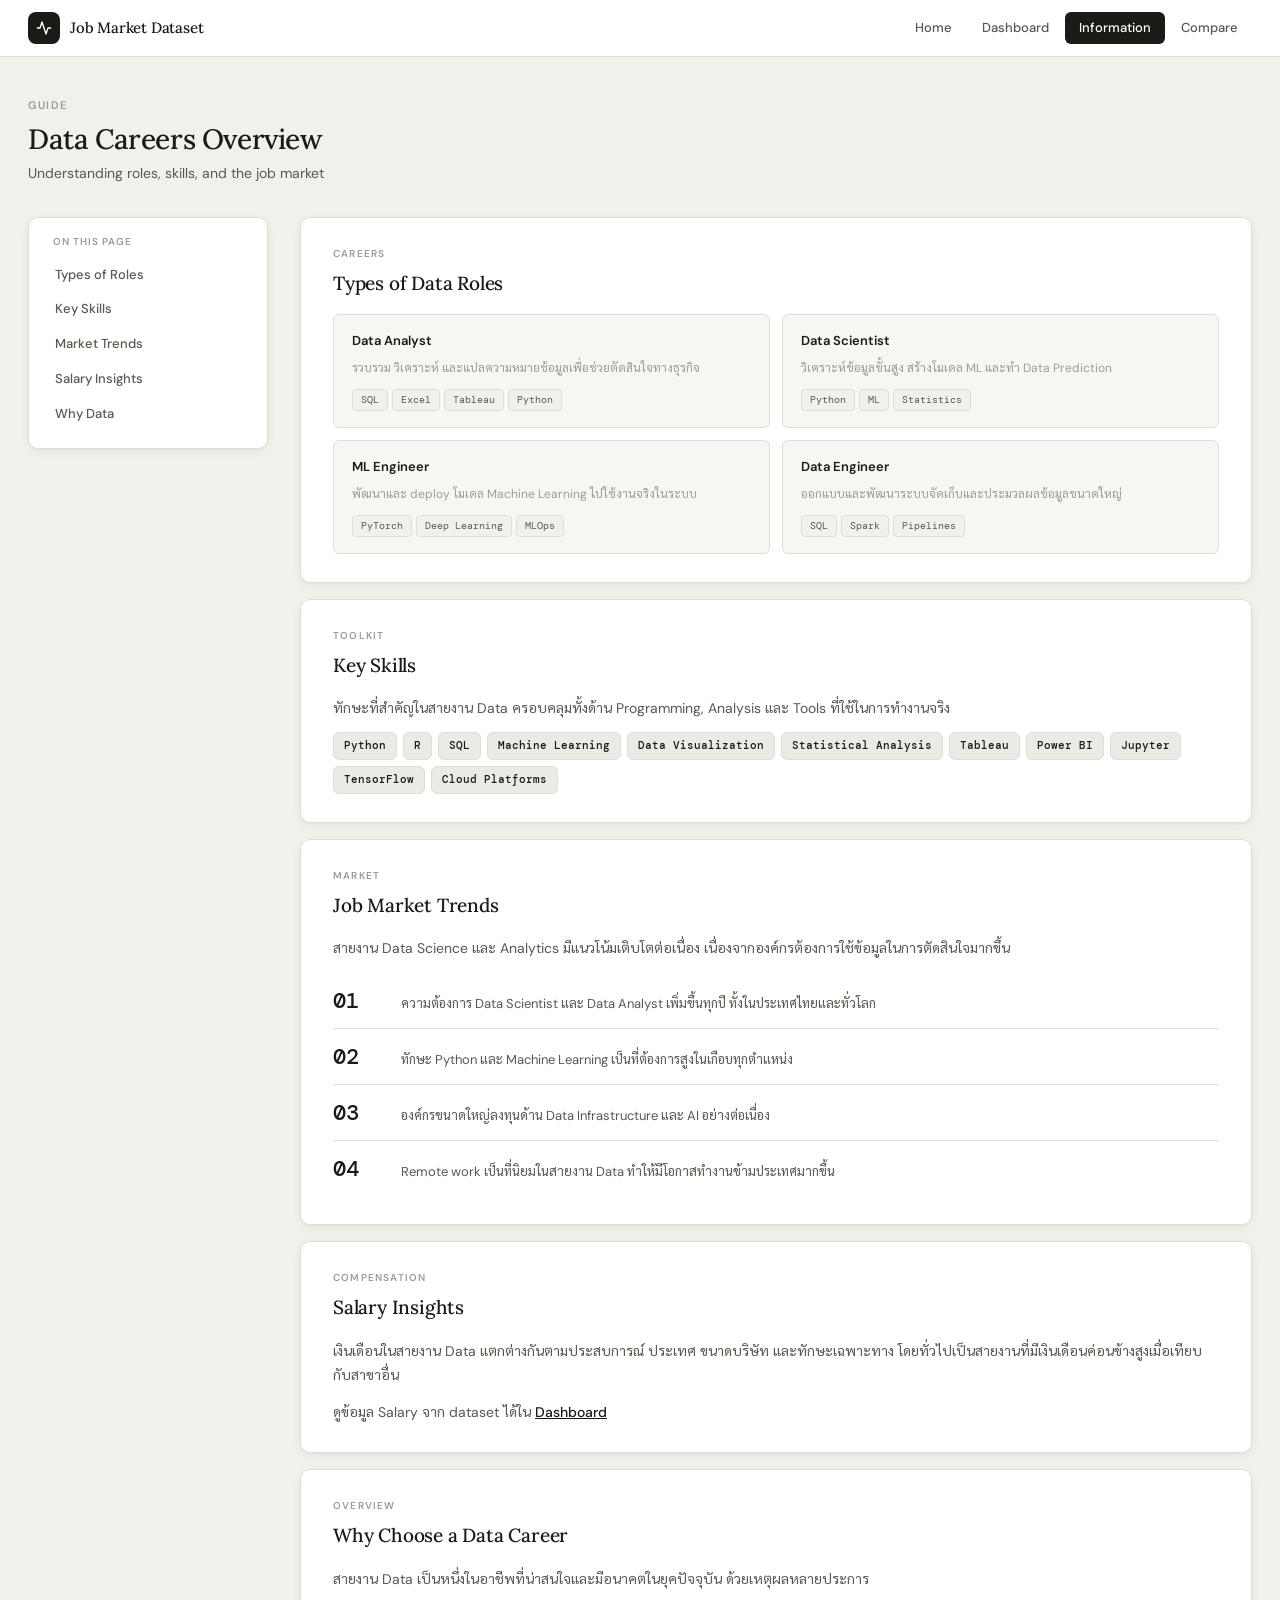
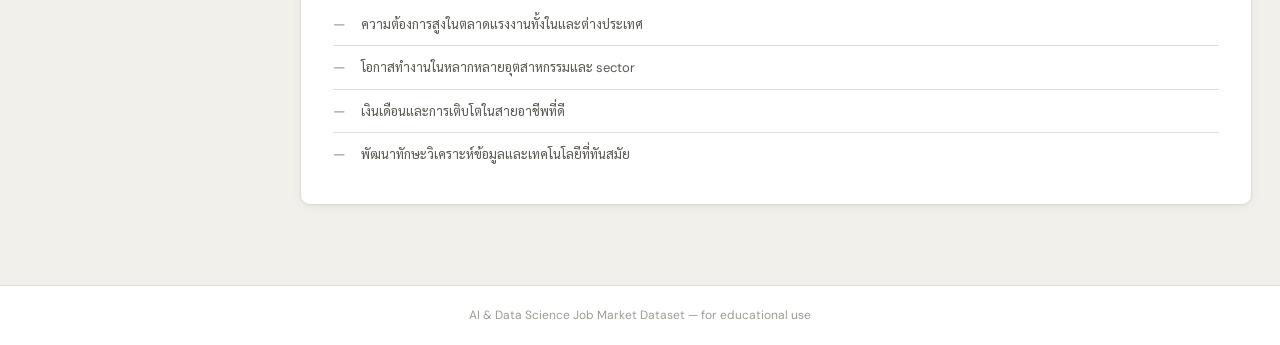
<file: Dat/info.html>
<!DOCTYPE html>
<html lang="th">
<head>
  <meta charset="UTF-8">
  <meta name="viewport" content="width=device-width, initial-scale=1.0">
  <title>Information — Job Market Dataset</title>
  <link rel="stylesheet" href="style.css">
  <link rel="preconnect" href="https://fonts.googleapis.com">
  <link rel="preconnect" href="https://fonts.gstatic.com" crossorigin>
  <link href="https://fonts.googleapis.com/css2?family=DM+Sans:opsz,wght@9..40,300;9..40,400;9..40,500;9..40,600&family=DM+Mono:wght@400;500&family=Lora:wght@400;500;600&display=swap" rel="stylesheet">
  <link href="https://fonts.googleapis.com/css2?family=Sarabun:wght@300;400;500&display=swap" rel="stylesheet">
  <style>
    .info-grid {
      display: grid;
      grid-template-columns: 240px 1fr;
      gap: 32px;
      align-items: start;
    }

    .sidebar {
      position: sticky;
      top: 76px;
    }

    .sidebar-nav {
      background: var(--surface);
      border: 1px solid var(--border);
      border-radius: var(--radius);
      padding: 16px;
      box-shadow: var(--shadow);
    }

    .sidebar-nav .s-label {
      font-size: 10px;
      font-weight: 600;
      letter-spacing: 1px;
      text-transform: uppercase;
      color: var(--ink3);
      padding: 0 8px;
      margin-bottom: 8px;
    }

    .sidebar-nav a {
      display: block;
      padding: 7px 10px;
      border-radius: var(--radius-s);
      font-size: 13px;
      color: var(--ink2);
      text-decoration: none;
      font-weight: 500;
      transition: background .15s, color .15s;
    }

    .sidebar-nav a:hover {
      background: var(--bg2);
      color: var(--ink);
    }

    /* Article */
    .article { animation: rise .4s ease both; }

    .section-block {
      background: var(--surface);
      border: 1px solid var(--border);
      border-radius: var(--radius);
      padding: 28px 32px;
      margin-bottom: 16px;
      box-shadow: var(--shadow);
    }

    .section-eyebrow {
      font-size: 10px;
      font-weight: 600;
      letter-spacing: 1.2px;
      text-transform: uppercase;
      color: var(--ink3);
      margin-bottom: 6px;
    }

    .section-block h2 {
      font-family: var(--font-disp);
      font-size: 19px;
      font-weight: 500;
      margin-bottom: 16px;
      letter-spacing: -.2px;
    }

    .section-block p {
      font-size: 14px;
      color: var(--ink2);
      line-height: 1.75;
      margin-bottom: 12px;
    }

    .section-block p:last-child { margin-bottom: 0; }

    /* Role cards */
    .role-grid {
      display: grid;
      grid-template-columns: 1fr 1fr;
      gap: 12px;
      margin-top: 4px;
    }

    .role-card {
      border: 1px solid var(--border);
      border-radius: var(--radius-s);
      padding: 16px 18px;
      background: var(--surface2);
    }

    .role-card h3 {
      font-size: 13px;
      font-weight: 600;
      margin-bottom: 6px;
      color: var(--ink);
    }

    .role-card p {
      font-size: 12px;
      color: var(--ink3);
      margin-bottom: 10px;
    }

    .role-tags {
      display: flex;
      flex-wrap: wrap;
      gap: 4px;
    }

    .role-tag {
      font-size: 10px;
      font-family: var(--font-mono);
      background: var(--bg);
      border: 1px solid var(--border);
      color: var(--ink2);
      padding: 2px 8px;
      border-radius: 4px;
    }

    /* Insight rows */
    .insight-row {
      display: flex;
      align-items: baseline;
      gap: 12px;
      padding: 10px 0;
      border-bottom: 1px solid var(--border);
    }

    .insight-row:last-child { border-bottom: none; }

    .insight-num {
      font-family: var(--font-mono);
      font-size: 22px;
      font-weight: 500;
      color: var(--ink);
      flex-shrink: 0;
      width: 56px;
    }

    .insight-text {
      font-size: 13px;
      color: var(--ink2);
      line-height: 1.5;
    }

    @media (max-width: 700px) {
      .info-grid { grid-template-columns: 1fr; }
      .sidebar { position: static; }
      .role-grid { grid-template-columns: 1fr; }
    }
  </style>
</head>
<body>

<!-- NAV -->
<nav class="nav">
  <div class="nav-inner">
    <a href="index.html" class="nav-brand">
      <div class="nav-mark">
        <svg viewBox="0 0 24 24"><polyline points="22 12 18 12 15 21 9 3 6 12 2 12"/></svg>
      </div>
      <span class="nav-name">Job Market Dataset</span>
    </a>
    <div class="nav-links">
      <a href="index.html">Home</a>
      <a href="dashboard.html">Dashboard</a>
      <a href="info.html" class="active">Information</a>
      <a href="compare.html">Compare</a>
    </div>
  </div>
</nav>

<!-- PAGE -->
<div class="page">
  <div class="page-header">
    <div class="eyebrow">Guide</div>
    <h1>Data Careers Overview</h1>
    <div class="sub">Understanding roles, skills, and the job market</div>
  </div>

  <div class="info-grid">

    <!-- Sidebar -->
    <aside class="sidebar">
      <div class="sidebar-nav">
        <div class="s-label">On this page</div>
        <a href="#roles">Types of Roles</a>
        <a href="#skills">Key Skills</a>
        <a href="#trends">Market Trends</a>
        <a href="#salary">Salary Insights</a>
        <a href="#why">Why Data</a>
      </div>
    </aside>

    <!-- Article -->
    <div class="article">

      <!-- Roles -->
      <div class="section-block" id="roles">
        <div class="section-eyebrow">Careers</div>
        <h2>Types of Data Roles</h2>
        <div class="role-grid">
          <div class="role-card">
            <h3>Data Analyst</h3>
            <p>รวบรวม วิเคราะห์ และแปลความหมายข้อมูลเพื่อช่วยตัดสินใจทางธุรกิจ</p>
            <div class="role-tags">
              <span class="role-tag">SQL</span>
              <span class="role-tag">Excel</span>
              <span class="role-tag">Tableau</span>
              <span class="role-tag">Python</span>
            </div>
          </div>
          <div class="role-card">
            <h3>Data Scientist</h3>
            <p>วิเคราะห์ข้อมูลขั้นสูง สร้างโมเดล ML และทำ Data Prediction</p>
            <div class="role-tags">
              <span class="role-tag">Python</span>
              <span class="role-tag">ML</span>
              <span class="role-tag">Statistics</span>
            </div>
          </div>
          <div class="role-card">
            <h3>ML Engineer</h3>
            <p>พัฒนาและ deploy โมเดล Machine Learning ไปใช้งานจริงในระบบ</p>
            <div class="role-tags">
              <span class="role-tag">PyTorch</span>
              <span class="role-tag">Deep Learning</span>
              <span class="role-tag">MLOps</span>
            </div>
          </div>
          <div class="role-card">
            <h3>Data Engineer</h3>
            <p>ออกแบบและพัฒนาระบบจัดเก็บและประมวลผลข้อมูลขนาดใหญ่</p>
            <div class="role-tags">
              <span class="role-tag">SQL</span>
              <span class="role-tag">Spark</span>
              <span class="role-tag">Pipelines</span>
            </div>
          </div>
        </div>
      </div>

      <!-- Skills -->
      <div class="section-block" id="skills">
        <div class="section-eyebrow">Toolkit</div>
        <h2>Key Skills</h2>
        <p>ทักษะที่สำคัญในสายงาน Data ครอบคลุมทั้งด้าน Programming, Analysis และ Tools ที่ใช้ในการทำงานจริง</p>
        <div style="display:flex;flex-wrap:wrap;gap:6px;margin-top:6px">
          <span class="skill-pill">Python</span>
          <span class="skill-pill">R</span>
          <span class="skill-pill">SQL</span>
          <span class="skill-pill">Machine Learning</span>
          <span class="skill-pill">Data Visualization</span>
          <span class="skill-pill">Statistical Analysis</span>
          <span class="skill-pill">Tableau</span>
          <span class="skill-pill">Power BI</span>
          <span class="skill-pill">Jupyter</span>
          <span class="skill-pill">TensorFlow</span>
          <span class="skill-pill">Cloud Platforms</span>
        </div>
      </div>

      <!-- Trends -->
      <div class="section-block" id="trends">
        <div class="section-eyebrow">Market</div>
        <h2>Job Market Trends</h2>
        <p>สายงาน Data Science และ Analytics มีแนวโน้มเติบโตต่อเนื่อง เนื่องจากองค์กรต้องการใช้ข้อมูลในการตัดสินใจมากขึ้น</p>
        <div class="insight-row">
          <div class="insight-num">01</div>
          <div class="insight-text">ความต้องการ Data Scientist และ Data Analyst เพิ่มขึ้นทุกปี ทั้งในประเทศไทยและทั่วโลก</div>
        </div>
        <div class="insight-row">
          <div class="insight-num">02</div>
          <div class="insight-text">ทักษะ Python และ Machine Learning เป็นที่ต้องการสูงในเกือบทุกตำแหน่ง</div>
        </div>
        <div class="insight-row">
          <div class="insight-num">03</div>
          <div class="insight-text">องค์กรขนาดใหญ่ลงทุนด้าน Data Infrastructure และ AI อย่างต่อเนื่อง</div>
        </div>
        <div class="insight-row">
          <div class="insight-num">04</div>
          <div class="insight-text">Remote work เป็นที่นิยมในสายงาน Data ทำให้มีโอกาสทำงานข้ามประเทศมากขึ้น</div>
        </div>
      </div>

      <!-- Salary -->
      <div class="section-block" id="salary">
        <div class="section-eyebrow">Compensation</div>
        <h2>Salary Insights</h2>
        <p>เงินเดือนในสายงาน Data แตกต่างกันตามประสบการณ์ ประเทศ ขนาดบริษัท และทักษะเฉพาะทาง โดยทั่วไปเป็นสายงานที่มีเงินเดือนค่อนข้างสูงเมื่อเทียบกับสาขาอื่น</p>
        <p>ดูข้อมูล Salary จาก dataset ได้ใน <a href="dashboard.html" style="color:var(--ink);font-weight:500">Dashboard</a></p>
      </div>

      <!-- Why -->
      <div class="section-block" id="why">
        <div class="section-eyebrow">Overview</div>
        <h2>Why Choose a Data Career</h2>
        <p>สายงาน Data เป็นหนึ่งในอาชีพที่น่าสนใจและมีอนาคตในยุคปัจจุบัน ด้วยเหตุผลหลายประการ</p>
        <div class="insight-row">
          <div class="insight-num" style="font-size:14px;font-family:var(--font-body);width:auto;margin-right:4px;color:var(--ink3)">—</div>
          <div class="insight-text">ความต้องการสูงในตลาดแรงงานทั้งในและต่างประเทศ</div>
        </div>
        <div class="insight-row">
          <div class="insight-num" style="font-size:14px;font-family:var(--font-body);width:auto;margin-right:4px;color:var(--ink3)">—</div>
          <div class="insight-text">โอกาสทำงานในหลากหลายอุตสาหกรรมและ sector</div>
        </div>
        <div class="insight-row">
          <div class="insight-num" style="font-size:14px;font-family:var(--font-body);width:auto;margin-right:4px;color:var(--ink3)">—</div>
          <div class="insight-text">เงินเดือนและการเติบโตในสายอาชีพที่ดี</div>
        </div>
        <div class="insight-row">
          <div class="insight-num" style="font-size:14px;font-family:var(--font-body);width:auto;margin-right:4px;color:var(--ink3)">—</div>
          <div class="insight-text">พัฒนาทักษะวิเคราะห์ข้อมูลและเทคโนโลยีที่ทันสมัย</div>
        </div>
      </div>

    </div>
  </div>
</div>

<footer class="footer">
  AI & Data Science Job Market Dataset &mdash; for educational use
</footer>

<style>
  /* reuse skill-pill from style.css context */
  .skill-pill {
    display: inline-block;
    background: var(--bg2);
    border: 1px solid var(--border);
    color: var(--ink);
    font-size: 11px;
    font-weight: 500;
    padding: 4px 10px;
    border-radius: var(--radius-s);
    font-family: var(--font-mono);
  }
</style>
</body>
</html>
</file>
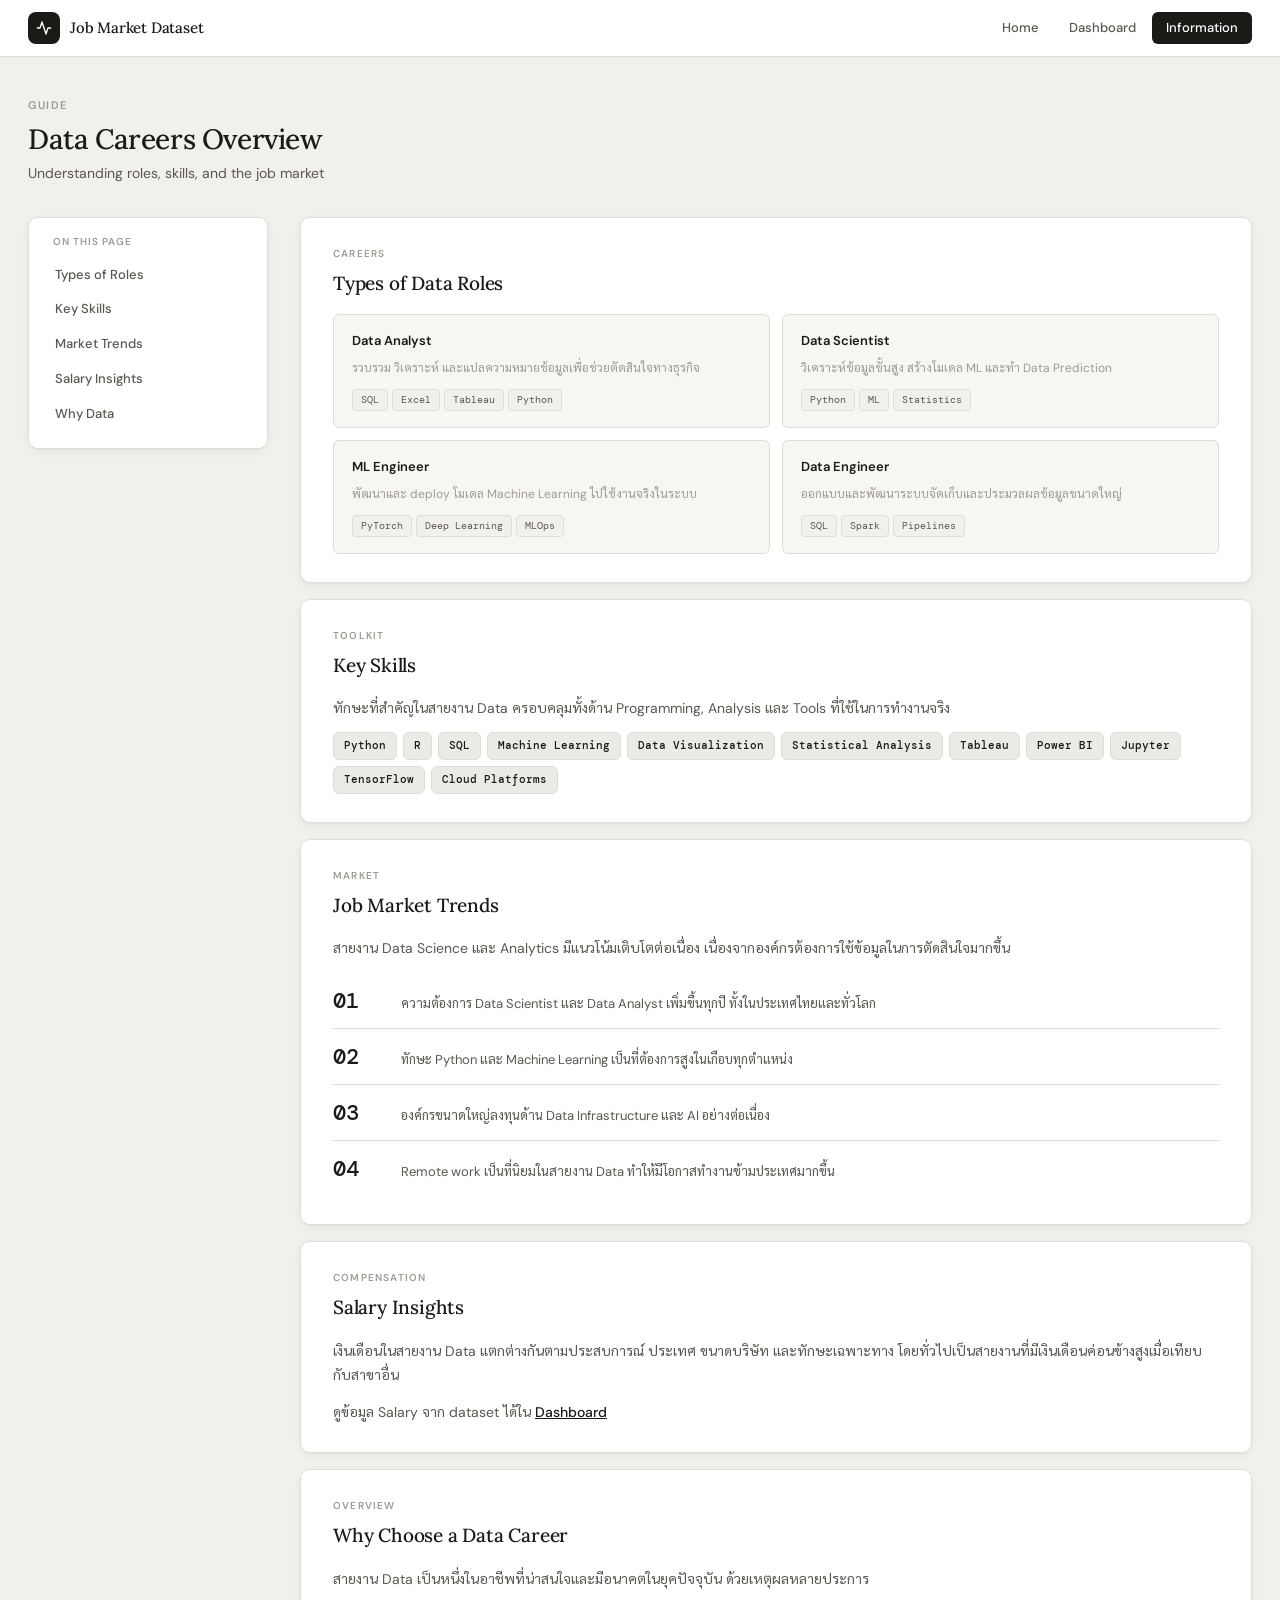
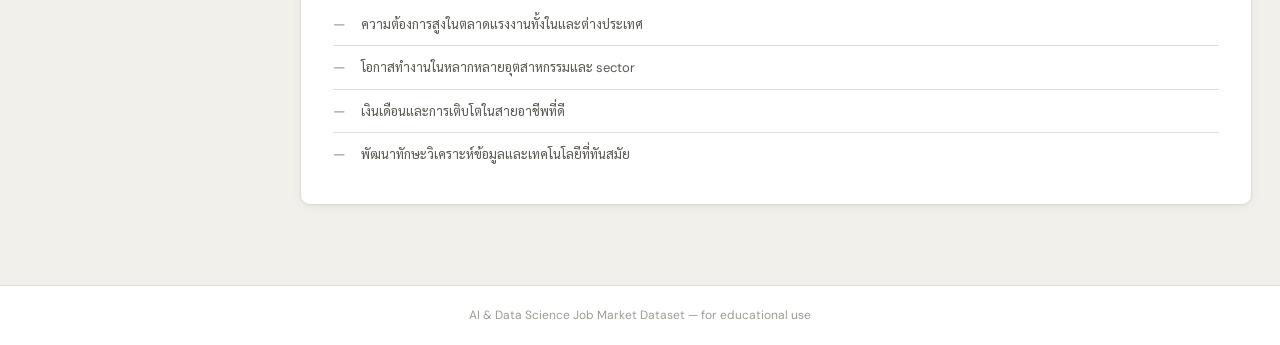
<file: test/info.html>
<!DOCTYPE html>
<html lang="th">
<head>
  <meta charset="UTF-8">
  <meta name="viewport" content="width=device-width, initial-scale=1.0">
  <title>Information — Job Market Dataset</title>
  <link rel="stylesheet" href="style.css">
  <link rel="preconnect" href="https://fonts.googleapis.com">
  <link rel="preconnect" href="https://fonts.gstatic.com" crossorigin>
  <link href="https://fonts.googleapis.com/css2?family=DM+Sans:opsz,wght@9..40,300;9..40,400;9..40,500;9..40,600&family=DM+Mono:wght@400;500&family=Lora:wght@400;500;600&display=swap" rel="stylesheet">
  <link href="https://fonts.googleapis.com/css2?family=Sarabun:wght@300;400;500&display=swap" rel="stylesheet">
  <style>
    .info-grid {
      display: grid;
      grid-template-columns: 240px 1fr;
      gap: 32px;
      align-items: start;
    }

    .sidebar {
      position: sticky;
      top: 76px;
    }

    .sidebar-nav {
      background: var(--surface);
      border: 1px solid var(--border);
      border-radius: var(--radius);
      padding: 16px;
      box-shadow: var(--shadow);
    }

    .sidebar-nav .s-label {
      font-size: 10px;
      font-weight: 600;
      letter-spacing: 1px;
      text-transform: uppercase;
      color: var(--ink3);
      padding: 0 8px;
      margin-bottom: 8px;
    }

    .sidebar-nav a {
      display: block;
      padding: 7px 10px;
      border-radius: var(--radius-s);
      font-size: 13px;
      color: var(--ink2);
      text-decoration: none;
      font-weight: 500;
      transition: background .15s, color .15s;
    }

    .sidebar-nav a:hover {
      background: var(--bg2);
      color: var(--ink);
    }

    /* Article */
    .article { animation: rise .4s ease both; }

    .section-block {
      background: var(--surface);
      border: 1px solid var(--border);
      border-radius: var(--radius);
      padding: 28px 32px;
      margin-bottom: 16px;
      box-shadow: var(--shadow);
    }

    .section-eyebrow {
      font-size: 10px;
      font-weight: 600;
      letter-spacing: 1.2px;
      text-transform: uppercase;
      color: var(--ink3);
      margin-bottom: 6px;
    }

    .section-block h2 {
      font-family: var(--font-disp);
      font-size: 19px;
      font-weight: 500;
      margin-bottom: 16px;
      letter-spacing: -.2px;
    }

    .section-block p {
      font-size: 14px;
      color: var(--ink2);
      line-height: 1.75;
      margin-bottom: 12px;
    }

    .section-block p:last-child { margin-bottom: 0; }

    /* Role cards */
    .role-grid {
      display: grid;
      grid-template-columns: 1fr 1fr;
      gap: 12px;
      margin-top: 4px;
    }

    .role-card {
      border: 1px solid var(--border);
      border-radius: var(--radius-s);
      padding: 16px 18px;
      background: var(--surface2);
    }

    .role-card h3 {
      font-size: 13px;
      font-weight: 600;
      margin-bottom: 6px;
      color: var(--ink);
    }

    .role-card p {
      font-size: 12px;
      color: var(--ink3);
      margin-bottom: 10px;
    }

    .role-tags {
      display: flex;
      flex-wrap: wrap;
      gap: 4px;
    }

    .role-tag {
      font-size: 10px;
      font-family: var(--font-mono);
      background: var(--bg);
      border: 1px solid var(--border);
      color: var(--ink2);
      padding: 2px 8px;
      border-radius: 4px;
    }

    /* Insight rows */
    .insight-row {
      display: flex;
      align-items: baseline;
      gap: 12px;
      padding: 10px 0;
      border-bottom: 1px solid var(--border);
    }

    .insight-row:last-child { border-bottom: none; }

    .insight-num {
      font-family: var(--font-mono);
      font-size: 22px;
      font-weight: 500;
      color: var(--ink);
      flex-shrink: 0;
      width: 56px;
    }

    .insight-text {
      font-size: 13px;
      color: var(--ink2);
      line-height: 1.5;
    }

    @media (max-width: 700px) {
      .info-grid { grid-template-columns: 1fr; }
      .sidebar { position: static; }
      .role-grid { grid-template-columns: 1fr; }
    }
  </style>
</head>
<body>

<!-- NAV -->
<nav class="nav">
  <div class="nav-inner">
    <a href="index.html" class="nav-brand">
      <div class="nav-mark">
        <svg viewBox="0 0 24 24"><polyline points="22 12 18 12 15 21 9 3 6 12 2 12"/></svg>
      </div>
      <span class="nav-name">Job Market Dataset</span>
    </a>
    <div class="nav-links">
      <a href="index.html">Home</a>
      <a href="dashboard.html">Dashboard</a>
      <a href="info.html" class="active">Information</a>
    </div>
  </div>
</nav>

<!-- PAGE -->
<div class="page">
  <div class="page-header">
    <div class="eyebrow">Guide</div>
    <h1>Data Careers Overview</h1>
    <div class="sub">Understanding roles, skills, and the job market</div>
  </div>

  <div class="info-grid">

    <!-- Sidebar -->
    <aside class="sidebar">
      <div class="sidebar-nav">
        <div class="s-label">On this page</div>
        <a href="#roles">Types of Roles</a>
        <a href="#skills">Key Skills</a>
        <a href="#trends">Market Trends</a>
        <a href="#salary">Salary Insights</a>
        <a href="#why">Why Data</a>
      </div>
    </aside>

    <!-- Article -->
    <div class="article">

      <!-- Roles -->
      <div class="section-block" id="roles">
        <div class="section-eyebrow">Careers</div>
        <h2>Types of Data Roles</h2>
        <div class="role-grid">
          <div class="role-card">
            <h3>Data Analyst</h3>
            <p>รวบรวม วิเคราะห์ และแปลความหมายข้อมูลเพื่อช่วยตัดสินใจทางธุรกิจ</p>
            <div class="role-tags">
              <span class="role-tag">SQL</span>
              <span class="role-tag">Excel</span>
              <span class="role-tag">Tableau</span>
              <span class="role-tag">Python</span>
            </div>
          </div>
          <div class="role-card">
            <h3>Data Scientist</h3>
            <p>วิเคราะห์ข้อมูลขั้นสูง สร้างโมเดล ML และทำ Data Prediction</p>
            <div class="role-tags">
              <span class="role-tag">Python</span>
              <span class="role-tag">ML</span>
              <span class="role-tag">Statistics</span>
            </div>
          </div>
          <div class="role-card">
            <h3>ML Engineer</h3>
            <p>พัฒนาและ deploy โมเดล Machine Learning ไปใช้งานจริงในระบบ</p>
            <div class="role-tags">
              <span class="role-tag">PyTorch</span>
              <span class="role-tag">Deep Learning</span>
              <span class="role-tag">MLOps</span>
            </div>
          </div>
          <div class="role-card">
            <h3>Data Engineer</h3>
            <p>ออกแบบและพัฒนาระบบจัดเก็บและประมวลผลข้อมูลขนาดใหญ่</p>
            <div class="role-tags">
              <span class="role-tag">SQL</span>
              <span class="role-tag">Spark</span>
              <span class="role-tag">Pipelines</span>
            </div>
          </div>
        </div>
      </div>

      <!-- Skills -->
      <div class="section-block" id="skills">
        <div class="section-eyebrow">Toolkit</div>
        <h2>Key Skills</h2>
        <p>ทักษะที่สำคัญในสายงาน Data ครอบคลุมทั้งด้าน Programming, Analysis และ Tools ที่ใช้ในการทำงานจริง</p>
        <div style="display:flex;flex-wrap:wrap;gap:6px;margin-top:6px">
          <span class="skill-pill">Python</span>
          <span class="skill-pill">R</span>
          <span class="skill-pill">SQL</span>
          <span class="skill-pill">Machine Learning</span>
          <span class="skill-pill">Data Visualization</span>
          <span class="skill-pill">Statistical Analysis</span>
          <span class="skill-pill">Tableau</span>
          <span class="skill-pill">Power BI</span>
          <span class="skill-pill">Jupyter</span>
          <span class="skill-pill">TensorFlow</span>
          <span class="skill-pill">Cloud Platforms</span>
        </div>
      </div>

      <!-- Trends -->
      <div class="section-block" id="trends">
        <div class="section-eyebrow">Market</div>
        <h2>Job Market Trends</h2>
        <p>สายงาน Data Science และ Analytics มีแนวโน้มเติบโตต่อเนื่อง เนื่องจากองค์กรต้องการใช้ข้อมูลในการตัดสินใจมากขึ้น</p>
        <div class="insight-row">
          <div class="insight-num">01</div>
          <div class="insight-text">ความต้องการ Data Scientist และ Data Analyst เพิ่มขึ้นทุกปี ทั้งในประเทศไทยและทั่วโลก</div>
        </div>
        <div class="insight-row">
          <div class="insight-num">02</div>
          <div class="insight-text">ทักษะ Python และ Machine Learning เป็นที่ต้องการสูงในเกือบทุกตำแหน่ง</div>
        </div>
        <div class="insight-row">
          <div class="insight-num">03</div>
          <div class="insight-text">องค์กรขนาดใหญ่ลงทุนด้าน Data Infrastructure และ AI อย่างต่อเนื่อง</div>
        </div>
        <div class="insight-row">
          <div class="insight-num">04</div>
          <div class="insight-text">Remote work เป็นที่นิยมในสายงาน Data ทำให้มีโอกาสทำงานข้ามประเทศมากขึ้น</div>
        </div>
      </div>

      <!-- Salary -->
      <div class="section-block" id="salary">
        <div class="section-eyebrow">Compensation</div>
        <h2>Salary Insights</h2>
        <p>เงินเดือนในสายงาน Data แตกต่างกันตามประสบการณ์ ประเทศ ขนาดบริษัท และทักษะเฉพาะทาง โดยทั่วไปเป็นสายงานที่มีเงินเดือนค่อนข้างสูงเมื่อเทียบกับสาขาอื่น</p>
        <p>ดูข้อมูล Salary จาก dataset ได้ใน <a href="dashboard.html" style="color:var(--ink);font-weight:500">Dashboard</a></p>
      </div>

      <!-- Why -->
      <div class="section-block" id="why">
        <div class="section-eyebrow">Overview</div>
        <h2>Why Choose a Data Career</h2>
        <p>สายงาน Data เป็นหนึ่งในอาชีพที่น่าสนใจและมีอนาคตในยุคปัจจุบัน ด้วยเหตุผลหลายประการ</p>
        <div class="insight-row">
          <div class="insight-num" style="font-size:14px;font-family:var(--font-body);width:auto;margin-right:4px;color:var(--ink3)">—</div>
          <div class="insight-text">ความต้องการสูงในตลาดแรงงานทั้งในและต่างประเทศ</div>
        </div>
        <div class="insight-row">
          <div class="insight-num" style="font-size:14px;font-family:var(--font-body);width:auto;margin-right:4px;color:var(--ink3)">—</div>
          <div class="insight-text">โอกาสทำงานในหลากหลายอุตสาหกรรมและ sector</div>
        </div>
        <div class="insight-row">
          <div class="insight-num" style="font-size:14px;font-family:var(--font-body);width:auto;margin-right:4px;color:var(--ink3)">—</div>
          <div class="insight-text">เงินเดือนและการเติบโตในสายอาชีพที่ดี</div>
        </div>
        <div class="insight-row">
          <div class="insight-num" style="font-size:14px;font-family:var(--font-body);width:auto;margin-right:4px;color:var(--ink3)">—</div>
          <div class="insight-text">พัฒนาทักษะวิเคราะห์ข้อมูลและเทคโนโลยีที่ทันสมัย</div>
        </div>
      </div>

    </div>
  </div>
</div>

<footer class="footer">
  AI & Data Science Job Market Dataset &mdash; for educational use
</footer>

<style>
  /* reuse skill-pill from style.css context */
  .skill-pill {
    display: inline-block;
    background: var(--bg2);
    border: 1px solid var(--border);
    color: var(--ink);
    font-size: 11px;
    font-weight: 500;
    padding: 4px 10px;
    border-radius: var(--radius-s);
    font-family: var(--font-mono);
  }
</style>
</body>
</html>
</file>
<file: Dat/style.css>
/* ===================================================
   DESIGN SYSTEM — AI & Data Science Job Market
   Tone: Warm minimal · Ink on paper · Human
=================================================== */

@import url('https://fonts.googleapis.com/css2?family=DM+Sans:opsz,wght@9..40,300;9..40,400;9..40,500;9..40,600&family=DM+Mono:wght@400;500&family=Lora:wght@400;500;600&display=swap');

/* ── Tokens ───────────────────────────────────────── */
:root {
  --bg:        #f2f0eb;
  --bg2:       #eceae4;
  --surface:   #ffffff;
  --surface2:  #f7f6f2;
  --border:    #e0ddd6;
  --border2:   #ccc9c0;

  --ink:       #1c1a17;
  --ink2:      #5a5750;
  --ink3:      #9e9b93;
  --ink4:      #c4c1b8;

  --accent:    #2e6ef7;   /* blue */
  --green:     #16a34a;
  --amber:     #b45309;
  --red:       #dc2626;
  --teal:      #0d9488;

  --radius:    10px;
  --radius-s:  6px;
  --shadow:    0 1px 2px rgba(0,0,0,.05), 0 3px 12px rgba(0,0,0,.04);
  --shadow-h:  0 2px 6px rgba(0,0,0,.09), 0 8px 28px rgba(0,0,0,.07);

  --font-body: 'DM Sans', 'Sarabun', sans-serif;
  --font-mono: 'DM Mono', monospace;
  --font-disp: 'Lora', Georgia, serif;
}

/* ── Reset ───────────────────────────────────────── */
*, *::before, *::after { box-sizing: border-box; margin: 0; padding: 0; }

html { scroll-behavior: smooth; }

body {
  background: var(--bg);
  color: var(--ink);
  font-family: var(--font-body);
  font-size: 14px;
  line-height: 1.6;
  min-height: 100vh;
  display: flex;
  flex-direction: column;
  align-items: stretch;
}

/* ── Nav ─────────────────────────────────────────── */
.nav {
  background: var(--surface);
  border-bottom: 1px solid var(--border);
  position: sticky;
  top: 0;
  z-index: 100;
}

.nav-inner {
  max-width: 1320px;
  margin: 0 auto;
  padding: 0 28px;
  height: 56px;
  display: flex;
  align-items: center;
  justify-content: space-between;
}

.nav-brand {
  display: flex;
  align-items: center;
  gap: 10px;
  text-decoration: none;
  color: var(--ink);
}

.nav-mark {
  width: 32px;
  height: 32px;
  background: var(--ink);
  border-radius: 8px;
  display: flex;
  align-items: center;
  justify-content: center;
  flex-shrink: 0;
}

.nav-mark svg {
  width: 16px;
  height: 16px;
  fill: none;
  stroke: #fff;
  stroke-width: 2;
  stroke-linecap: round;
  stroke-linejoin: round;
}

.nav-name {
  font-family: var(--font-disp);
  font-size: 15px;
  font-weight: 500;
  letter-spacing: -.2px;
}

.nav-links {
  display: flex;
  align-items: center;
  gap: 2px;
}

.nav-links a {
  padding: 6px 14px;
  border-radius: var(--radius-s);
  font-size: 13px;
  font-weight: 500;
  color: var(--ink2);
  text-decoration: none;
  transition: background .15s, color .15s;
}

.nav-links a:hover {
  background: var(--bg2);
  color: var(--ink);
}

.nav-links a.active {
  background: var(--ink);
  color: #fff;
}

/* ── Page wrapper ────────────────────────────────── */
.page {
  max-width: 1320px;
  margin: 0 auto;
  padding: 40px 28px 64px;
  flex: 1;
}

/* ── Page header ─────────────────────────────────── */
.page-header {
  margin-bottom: 32px;
}

.page-header .eyebrow {
  font-size: 11px;
  font-weight: 600;
  letter-spacing: 1.2px;
  text-transform: uppercase;
  color: var(--ink3);
  margin-bottom: 8px;
}

.page-header h1 {
  font-family: var(--font-disp);
  font-size: 28px;
  font-weight: 500;
  letter-spacing: -.4px;
  line-height: 1.2;
  margin-bottom: 6px;
}

.page-header .sub {
  font-size: 14px;
  color: var(--ink2);
}

/* ── Surface card ────────────────────────────────── */
.card {
  background: var(--surface);
  border: 1px solid var(--border);
  border-radius: var(--radius);
  box-shadow: var(--shadow);
}

.card:hover {
  box-shadow: var(--shadow-h);
}

/* ── Job card ────────────────────────────────────── */
.job-card {
  background: var(--surface);
  border: 1px solid var(--border);
  border-radius: var(--radius);
  padding: 18px 20px;
  display: flex;
  flex-direction: column;
  gap: 10px;
  transition: box-shadow .2s, transform .2s;
  position: relative;
}

.job-card:hover {
  box-shadow: var(--shadow-h);
  transform: translateY(-2px);
}

.job-card .job-title {
  font-size: 14px;
  font-weight: 600;
  color: var(--ink);
  line-height: 1.3;
  white-space: nowrap;
  overflow: hidden;
  text-overflow: ellipsis;
}

.job-card .job-meta {
  display: flex;
  gap: 6px;
  flex-wrap: wrap;
}

.pill {
  font-size: 11px;
  font-weight: 500;
  padding: 3px 9px;
  border-radius: 99px;
  white-space: nowrap;
}

.pill-industry {
  background: #fee2e2;
  color: #991b1b;
}

.pill-remote {
  background: #dcfce7;
  color: #15803d;
}

.pill-country {
  background: var(--bg2);
  color: var(--ink2);
  border: 1px solid var(--border);
}

.job-card .job-salary {
  font-family: var(--font-mono);
  font-size: 15px;
  font-weight: 500;
  color: var(--ink);
}

.job-card .job-year {
  font-size: 11px;
  color: var(--ink3);
}

.apply-btn {
  align-self: flex-start;
  background: var(--ink);
  color: #fff;
  border: none;
  padding: 7px 16px;
  border-radius: var(--radius-s);
  font-size: 12px;
  font-weight: 500;
  font-family: var(--font-body);
  cursor: pointer;
  text-decoration: none;
  display: inline-block;
  transition: background .15s, opacity .15s;
}

.apply-btn:hover {
  background: #333;
}

/* ── Count / summary bar ─────────────────────────── */
.summary-bar {
  display: flex;
  align-items: center;
  justify-content: space-between;
  margin-bottom: 20px;
  padding: 0 2px;
}

.summary-count {
  font-size: 13px;
  color: var(--ink2);
}

.summary-count strong {
  font-family: var(--font-mono);
  font-size: 14px;
  color: var(--ink);
}

/* ── Card grid ───────────────────────────────────── */
#card-container {
  display: grid;
  grid-template-columns: repeat(auto-fill, minmax(260px, 1fr));
  gap: 14px;
  width: 100%;
}

/* ── Pagination ──────────────────────────────────── */
.pagination {
  display: flex;
  justify-content: center;
  align-items: center;
  gap: 6px;
  margin: 40px 0;
}

.page-btn {
  padding: 7px 14px;
  border: 1px solid var(--border);
  background: var(--surface);
  color: var(--ink2);
  cursor: pointer;
  border-radius: var(--radius-s);
  font-size: 13px;
  font-family: var(--font-body);
  font-weight: 500;
  transition: all .15s;
}

.page-btn:hover {
  border-color: var(--border2);
  background: var(--bg2);
  color: var(--ink);
}

.page-btn.active {
  background: var(--ink);
  color: #fff;
  border-color: var(--ink);
}

.page-dots {
  padding: 7px 4px;
  color: var(--ink3);
  font-size: 13px;
}

/* ── Footer ──────────────────────────────────────── */
.footer {
  border-top: 1px solid var(--border);
  background: var(--surface);
  padding: 20px 28px;
  text-align: center;
  font-size: 12px;
  color: var(--ink3);
}

/* ── Loader ──────────────────────────────────────── */
.loader {
  position: fixed;
  inset: 0;
  background: var(--bg);
  display: flex;
  flex-direction: column;
  align-items: center;
  justify-content: center;
  z-index: 999;
  transition: opacity .4s;
}

.loader-ring {
  width: 36px;
  height: 36px;
  border: 2.5px solid var(--border2);
  border-top-color: var(--ink);
  border-radius: 50%;
  animation: spin .7s linear infinite;
  margin-bottom: 12px;
}

.loader-txt {
  font-size: 12px;
  color: var(--ink3);
}

@keyframes spin { to { transform: rotate(360deg); } }
@keyframes rise {
  from { opacity: 0; transform: translateY(12px); }
  to   { opacity: 1; transform: translateY(0); }
}

/* ── Skeleton loader ─────────────────────────────── */
@keyframes shimmer {
  0%   { background-position: -600px 0; }
  100% { background-position:  600px 0; }
}

.skeleton {
  background: linear-gradient(90deg, var(--bg2) 25%, #e8e5dc 50%, var(--bg2) 75%);
  background-size: 600px 100%;
  animation: shimmer 1.4s ease infinite;
  border-radius: var(--radius-s);
}

.skeleton-card {
  background: var(--surface);
  border: 1px solid var(--border);
  border-radius: var(--radius);
  padding: 20px 22px;
  display: flex;
  flex-direction: column;
  gap: 10px;
}

.sk-line { height: 12px; }
.sk-line-lg { height: 16px; }
.sk-line-sm { height: 10px; }
.sk-pill-wrap { display: flex; gap: 6px; }
.sk-pill { height: 20px; width: 64px; border-radius: 99px; }
.sk-btn  { height: 30px; width: 90px; margin-top: 4px; }

/* ── Scroll-to-top ───────────────────────────────── */
.scroll-top {
  position: fixed;
  bottom: 28px;
  right: 28px;
  width: 40px;
  height: 40px;
  background: var(--ink);
  color: #fff;
  border: none;
  border-radius: 50%;
  cursor: pointer;
  display: flex;
  align-items: center;
  justify-content: center;
  box-shadow: 0 4px 16px rgba(0,0,0,.18);
  opacity: 0;
  transform: translateY(12px);
  transition: opacity .25s, transform .25s;
  z-index: 200;
}

.scroll-top.visible {
  opacity: 1;
  transform: translateY(0);
}

.scroll-top:hover {
  background: #333;
}

.scroll-top svg {
  width: 16px; height: 16px;
  fill: none; stroke: #fff;
  stroke-width: 2.5;
  stroke-linecap: round;
  stroke-linejoin: round;
}

/* ── Chart tooltip override ──────────────────────── */
.custom-tooltip {
  background: var(--ink) !important;
  color: #fff !important;
  border-radius: 8px !important;
  padding: 8px 12px !important;
  font-family: var(--font-body) !important;
  font-size: 12px !important;
  box-shadow: 0 4px 16px rgba(0,0,0,.2) !important;
  pointer-events: none !important;
}

/* ── Responsive ──────────────────────────────────── */
@media (max-width: 600px) {
  .nav-name { display: none; }
  .page { padding: 24px 16px 48px; }
  .nav-inner { padding: 0 16px; }
  .footer { padding: 16px; }
}
</file>
<file: test/style.css>
/* ===================================================
   DESIGN SYSTEM — AI & Data Science Job Market
   Tone: Warm minimal · Ink on paper · Human
=================================================== */

@import url('https://fonts.googleapis.com/css2?family=DM+Sans:opsz,wght@9..40,300;9..40,400;9..40,500;9..40,600&family=DM+Mono:wght@400;500&family=Lora:wght@400;500;600&display=swap');

/* ── Tokens ───────────────────────────────────────── */
:root {
  --bg:        #f2f0eb;
  --bg2:       #eceae4;
  --surface:   #ffffff;
  --surface2:  #f7f6f2;
  --border:    #e0ddd6;
  --border2:   #ccc9c0;

  --ink:       #1c1a17;
  --ink2:      #5a5750;
  --ink3:      #9e9b93;
  --ink4:      #c4c1b8;

  --accent:    #2e6ef7;   /* blue */
  --green:     #16a34a;
  --amber:     #b45309;
  --red:       #dc2626;
  --teal:      #0d9488;

  --radius:    10px;
  --radius-s:  6px;
  --shadow:    0 1px 2px rgba(0,0,0,.05), 0 3px 12px rgba(0,0,0,.04);
  --shadow-h:  0 2px 6px rgba(0,0,0,.09), 0 8px 28px rgba(0,0,0,.07);

  --font-body: 'DM Sans', 'Sarabun', sans-serif;
  --font-mono: 'DM Mono', monospace;
  --font-disp: 'Lora', Georgia, serif;
}

/* ── Reset ───────────────────────────────────────── */
*, *::before, *::after { box-sizing: border-box; margin: 0; padding: 0; }

html { scroll-behavior: smooth; }

body {
  background: var(--bg);
  color: var(--ink);
  font-family: var(--font-body);
  font-size: 14px;
  line-height: 1.6;
  min-height: 100vh;
  display: flex;
  flex-direction: column;
}

/* ── Nav ─────────────────────────────────────────── */
.nav {
  background: var(--surface);
  border-bottom: 1px solid var(--border);
  position: sticky;
  top: 0;
  z-index: 100;
}

.nav-inner {
  max-width: 1320px;
  margin: 0 auto;
  padding: 0 28px;
  height: 56px;
  display: flex;
  align-items: center;
  justify-content: space-between;
}

.nav-brand {
  display: flex;
  align-items: center;
  gap: 10px;
  text-decoration: none;
  color: var(--ink);
}

.nav-mark {
  width: 32px;
  height: 32px;
  background: var(--ink);
  border-radius: 8px;
  display: flex;
  align-items: center;
  justify-content: center;
  flex-shrink: 0;
}

.nav-mark svg {
  width: 16px;
  height: 16px;
  fill: none;
  stroke: #fff;
  stroke-width: 2;
  stroke-linecap: round;
  stroke-linejoin: round;
}

.nav-name {
  font-family: var(--font-disp);
  font-size: 15px;
  font-weight: 500;
  letter-spacing: -.2px;
}

.nav-links {
  display: flex;
  align-items: center;
  gap: 2px;
}

.nav-links a {
  padding: 6px 14px;
  border-radius: var(--radius-s);
  font-size: 13px;
  font-weight: 500;
  color: var(--ink2);
  text-decoration: none;
  transition: background .15s, color .15s;
}

.nav-links a:hover {
  background: var(--bg2);
  color: var(--ink);
}

.nav-links a.active {
  background: var(--ink);
  color: #fff;
}

/* ── Page wrapper ────────────────────────────────── */
.page {
  max-width: 1320px;
  margin: 0 auto;
  padding: 40px 28px 64px;
  flex: 1;
}

/* ── Page header ─────────────────────────────────── */
.page-header {
  margin-bottom: 32px;
}

.page-header .eyebrow {
  font-size: 11px;
  font-weight: 600;
  letter-spacing: 1.2px;
  text-transform: uppercase;
  color: var(--ink3);
  margin-bottom: 8px;
}

.page-header h1 {
  font-family: var(--font-disp);
  font-size: 28px;
  font-weight: 500;
  letter-spacing: -.4px;
  line-height: 1.2;
  margin-bottom: 6px;
}

.page-header .sub {
  font-size: 14px;
  color: var(--ink2);
}

/* ── Surface card ────────────────────────────────── */
.card {
  background: var(--surface);
  border: 1px solid var(--border);
  border-radius: var(--radius);
  box-shadow: var(--shadow);
}

.card:hover {
  box-shadow: var(--shadow-h);
}

/* ── Job card ────────────────────────────────────── */
.job-card {
  background: var(--surface);
  border: 1px solid var(--border);
  border-radius: var(--radius);
  padding: 18px 20px;
  display: flex;
  flex-direction: column;
  gap: 10px;
  transition: box-shadow .2s, transform .2s;
  position: relative;
}

.job-card:hover {
  box-shadow: var(--shadow-h);
  transform: translateY(-2px);
}

.job-card .job-title {
  font-size: 14px;
  font-weight: 600;
  color: var(--ink);
  line-height: 1.3;
  white-space: nowrap;
  overflow: hidden;
  text-overflow: ellipsis;
}

.job-card .job-meta {
  display: flex;
  gap: 6px;
  flex-wrap: wrap;
}

.pill {
  font-size: 11px;
  font-weight: 500;
  padding: 3px 9px;
  border-radius: 99px;
  white-space: nowrap;
}

.pill-industry {
  background: #fee2e2;
  color: #991b1b;
}

.pill-remote {
  background: #dcfce7;
  color: #15803d;
}

.pill-country {
  background: var(--bg2);
  color: var(--ink2);
  border: 1px solid var(--border);
}

.job-card .job-salary {
  font-family: var(--font-mono);
  font-size: 15px;
  font-weight: 500;
  color: var(--ink);
}

.job-card .job-year {
  font-size: 11px;
  color: var(--ink3);
}

.apply-btn {
  align-self: flex-start;
  background: var(--ink);
  color: #fff;
  border: none;
  padding: 7px 16px;
  border-radius: var(--radius-s);
  font-size: 12px;
  font-weight: 500;
  font-family: var(--font-body);
  cursor: pointer;
  text-decoration: none;
  display: inline-block;
  transition: background .15s, opacity .15s;
}

.apply-btn:hover {
  background: #333;
}

/* ── Count / summary bar ─────────────────────────── */
.summary-bar {
  display: flex;
  align-items: center;
  justify-content: space-between;
  margin-bottom: 20px;
  padding: 0 2px;
}

.summary-count {
  font-size: 13px;
  color: var(--ink2);
}

.summary-count strong {
  font-family: var(--font-mono);
  font-size: 14px;
  color: var(--ink);
}

/* ── Card grid ───────────────────────────────────── */
#card-container {
  display: grid;
  grid-template-columns: repeat(auto-fill, minmax(240px, 1fr));
  gap: 14px;
}

/* ── Pagination ──────────────────────────────────── */
.pagination {
  display: flex;
  justify-content: center;
  align-items: center;
  gap: 6px;
  margin: 40px 0;
}

.page-btn {
  padding: 7px 14px;
  border: 1px solid var(--border);
  background: var(--surface);
  color: var(--ink2);
  cursor: pointer;
  border-radius: var(--radius-s);
  font-size: 13px;
  font-family: var(--font-body);
  font-weight: 500;
  transition: all .15s;
}

.page-btn:hover {
  border-color: var(--border2);
  background: var(--bg2);
  color: var(--ink);
}

.page-btn.active {
  background: var(--ink);
  color: #fff;
  border-color: var(--ink);
}

.page-dots {
  padding: 7px 4px;
  color: var(--ink3);
  font-size: 13px;
}

/* ── Footer ──────────────────────────────────────── */
.footer {
  border-top: 1px solid var(--border);
  background: var(--surface);
  padding: 20px 28px;
  text-align: center;
  font-size: 12px;
  color: var(--ink3);
}

/* ── Loader ──────────────────────────────────────── */
.loader {
  position: fixed;
  inset: 0;
  background: var(--bg);
  display: flex;
  flex-direction: column;
  align-items: center;
  justify-content: center;
  z-index: 999;
  transition: opacity .4s;
}

.loader-ring {
  width: 36px;
  height: 36px;
  border: 2.5px solid var(--border2);
  border-top-color: var(--ink);
  border-radius: 50%;
  animation: spin .7s linear infinite;
  margin-bottom: 12px;
}

.loader-txt {
  font-size: 12px;
  color: var(--ink3);
}

@keyframes spin { to { transform: rotate(360deg); } }
@keyframes rise {
  from { opacity: 0; transform: translateY(12px); }
  to   { opacity: 1; transform: translateY(0); }
}

/* ── Responsive ──────────────────────────────────── */
@media (max-width: 600px) {
  .nav-name { display: none; }
  .page { padding: 24px 16px 48px; }
  .nav-inner { padding: 0 16px; }
  .footer { padding: 16px; }
}
</file>
